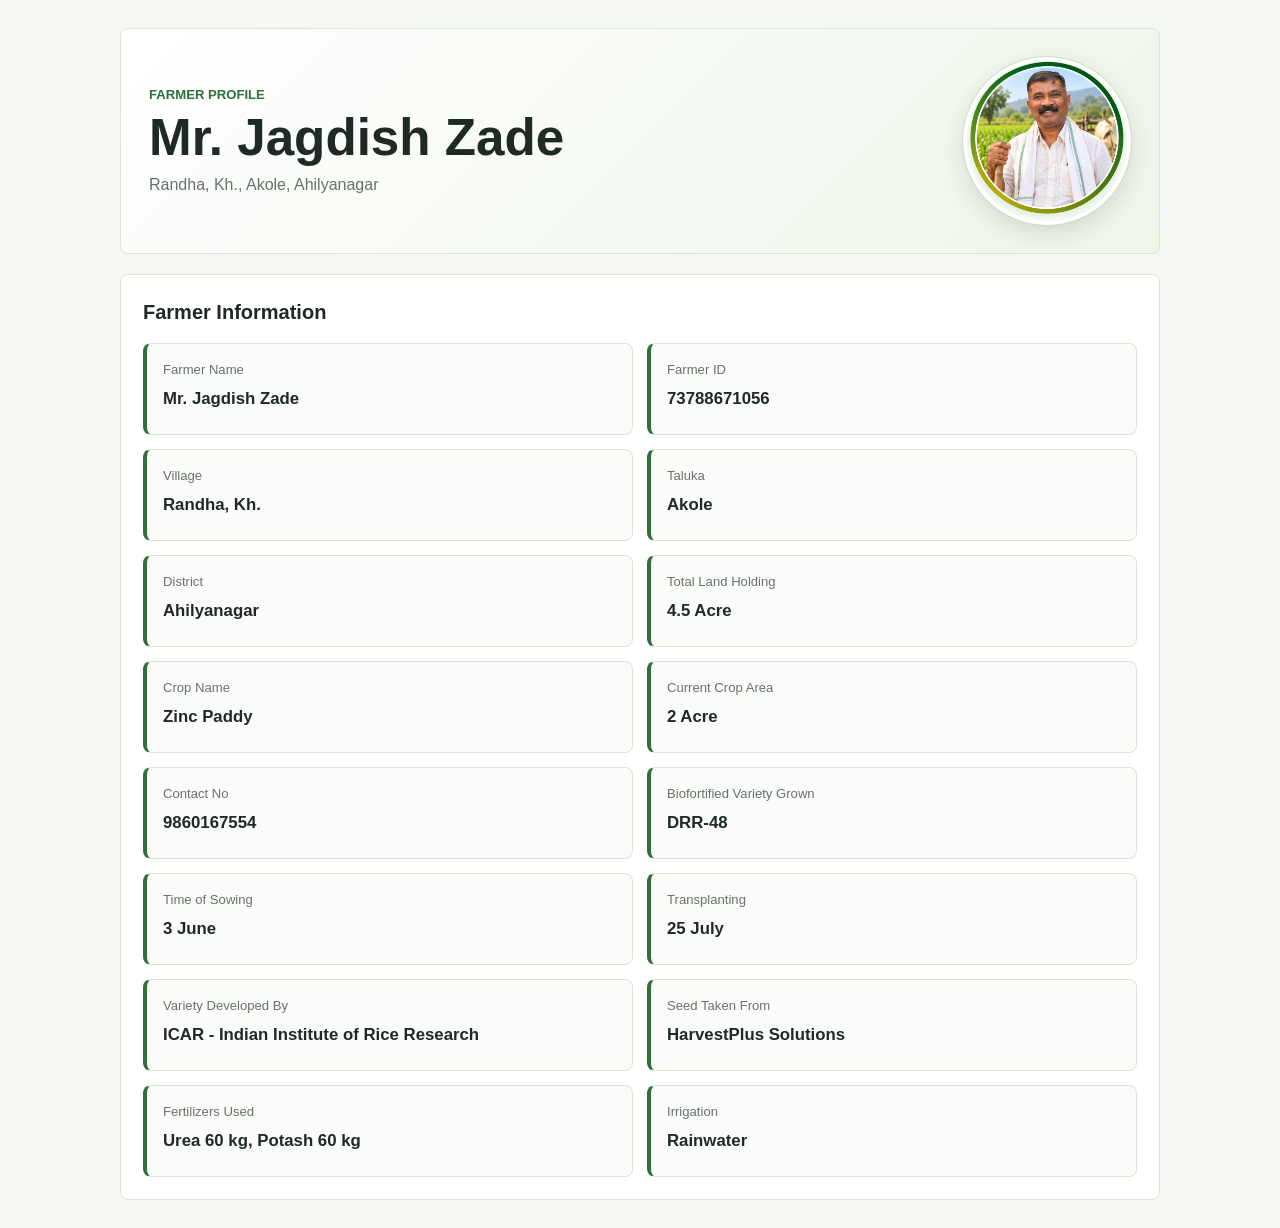
<file: index.html>
<!doctype html>
<html lang="en">
  <head>
    <meta charset="UTF-8" />
    <meta name="viewport" content="width=device-width, initial-scale=1.0" />
    <title>Farmer Profile</title>
    <link rel="stylesheet" href="/styles.css" />
  </head>
  <body data-view="public">
    <main class="page">
      <section class="profile-header public-profile-header">
        <div class="profile-copy">
          <p class="eyebrow">Farmer Profile</p>
          <h1 id="farmerName">Farmer Name</h1>
          <p class="location" id="farmerLocation">Village, Taluka, District</p>
        </div>
        <img class="farmer-photo" id="farmerPhoto" src="" alt="" />
      </section>

      <section class="content-grid">
        <div class="details-panel">
          <h2>Farmer Information</h2>
          <div class="info-grid" id="farmerDetails"></div>
        </div>

      </section>
    </main>

    <script src="/app.js"></script>
  </body>
</html>
</file>
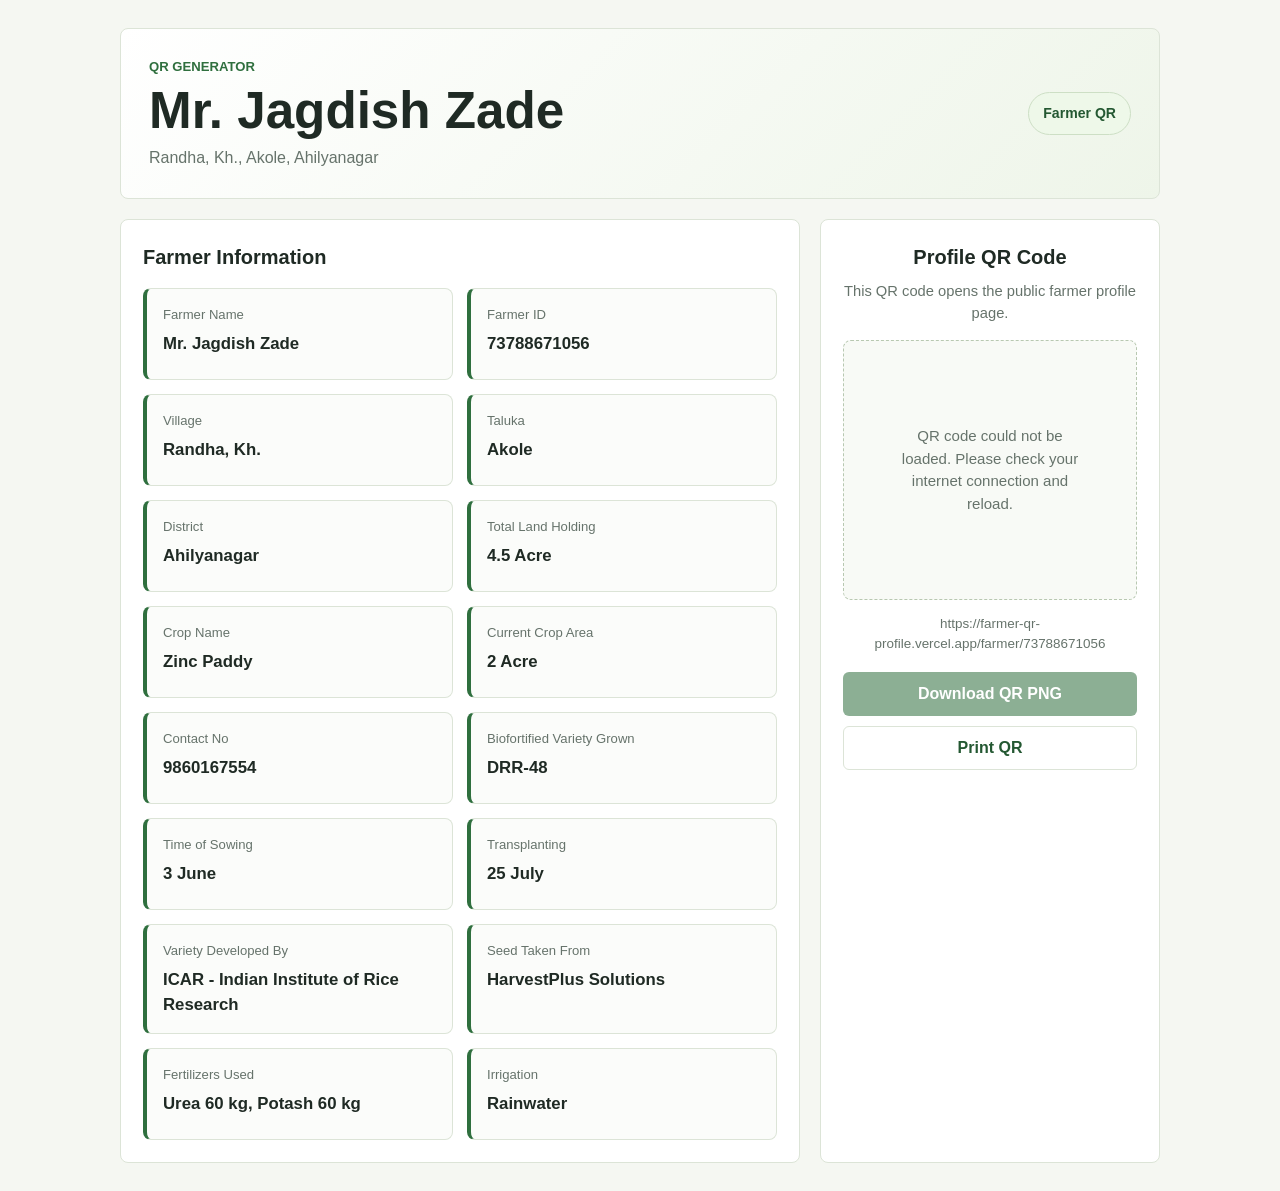
<file: qr.html>
<!doctype html>
<html lang="en">
  <head>
    <meta charset="UTF-8" />
    <meta name="viewport" content="width=device-width, initial-scale=1.0" />
    <title>Farmer QR Generator</title>
    <link rel="stylesheet" href="/styles.css" />
  </head>
  <body data-view="qr">
    <main class="page">
      <section class="profile-header">
        <div>
          <p class="eyebrow">QR Generator</p>
          <h1 id="farmerName">Farmer Name</h1>
          <p class="location" id="farmerLocation">Village, Taluka, District</p>
        </div>
        <div class="badge">Farmer QR</div>
      </section>

      <section class="content-grid">
        <div class="details-panel">
          <h2>Farmer Information</h2>
          <div class="info-grid" id="farmerDetails"></div>
        </div>

        <aside class="qr-panel" id="qrPanel">
          <h2>Profile QR Code</h2>
          <p class="qr-note">This QR code opens the public farmer profile page.</p>
          <div class="qr-box">
            <img id="qrCodeImage" alt="QR code for public farmer profile" />
          </div>
          <p class="profile-url" id="profileUrl"></p>
          <div class="actions">
            <a class="button" id="downloadQr" href="#" download>Download QR PNG</a>
            <button type="button" class="secondary" id="printProfile">Print QR</button>
          </div>
        </aside>
      </section>
    </main>

    <script src="/app.js"></script>
  </body>
</html>
</file>
<file: styles.css>
:root {
  --bg: #f5f7f2;
  --surface: #ffffff;
  --ink: #1f2a24;
  --muted: #66736b;
  --line: #dce4d7;
  --primary: #2f6f3e;
  --primary-dark: #245832;
  --accent: #d99b2b;
}

* {
  box-sizing: border-box;
}

body {
  margin: 0;
  min-height: 100vh;
  background: var(--bg);
  color: var(--ink);
  font-family: Arial, Helvetica, sans-serif;
  line-height: 1.5;
}

.page {
  width: min(1040px, calc(100% - 32px));
  margin: 0 auto;
  padding: 28px 0;
}

.profile-header {
  display: flex;
  align-items: center;
  gap: 20px;
  padding: 28px;
  border: 1px solid var(--line);
  border-radius: 8px;
  background: linear-gradient(135deg, #ffffff 0%, #eef5e9 100%);
}

.profile-copy,
.profile-header > div:first-of-type {
  flex: 1;
}

.public-profile-header {
  justify-content: space-between;
}

.farmer-photo {
  flex: 0 0 auto;
  width: 168px;
  height: 168px;
  border: 4px solid #ffffff;
  border-radius: 50%;
  outline: 1px solid #cddfc5;
  box-shadow: 0 8px 24px rgba(31, 42, 36, 0.14);
  object-fit: cover;
  object-position: center;
}

.farmer-photo.uncropped-photo {
  background: #ffffff;
  object-fit: contain;
}

.eyebrow {
  margin: 0 0 6px;
  color: var(--primary);
  font-size: 0.82rem;
  font-weight: 700;
  letter-spacing: 0;
  text-transform: uppercase;
}

h1,
h2,
p {
  overflow-wrap: anywhere;
}

h1 {
  margin: 0;
  font-size: clamp(2rem, 6vw, 3.2rem);
  line-height: 1.08;
}

h2 {
  margin: 0 0 16px;
  font-size: 1.25rem;
}

.location {
  margin: 8px 0 0;
  color: var(--muted);
  font-size: 1rem;
}

.badge {
  flex: 0 0 auto;
  padding: 10px 14px;
  border: 1px solid #cddfc5;
  border-radius: 999px;
  background: #eef8e9;
  color: var(--primary-dark);
  font-size: 0.88rem;
  font-weight: 700;
  white-space: nowrap;
}

.content-grid {
  display: grid;
  grid-template-columns: 1fr 340px;
  gap: 20px;
  margin-top: 20px;
}

.public-profile .content-grid {
  grid-template-columns: 1fr;
}

.details-panel,
.qr-panel {
  border: 1px solid var(--line);
  border-radius: 8px;
  background: var(--surface);
  padding: 22px;
}

.info-grid {
  display: grid;
  grid-template-columns: repeat(2, minmax(0, 1fr));
  gap: 14px;
}

.info-card {
  min-height: 92px;
  padding: 16px;
  border: 1px solid var(--line);
  border-left: 4px solid var(--primary);
  border-radius: 8px;
  background: #fbfcfa;
}

.label {
  margin: 0 0 6px;
  color: var(--muted);
  font-size: 0.82rem;
}

.value {
  margin: 0;
  color: var(--ink);
  font-size: 1.05rem;
  font-weight: 700;
}

.qr-panel {
  text-align: center;
}

.qr-panel[hidden] {
  display: none;
}

.qr-note {
  margin: -8px 0 16px;
  color: var(--muted);
  font-size: 0.92rem;
}

.qr-box {
  display: grid;
  place-items: center;
  width: 100%;
  min-height: 260px;
  border: 1px dashed #b8c8b1;
  border-radius: 8px;
  background: #f8faf6;
}

#qrCodeImage {
  display: block;
  width: 260px;
  height: 260px;
}

.qr-setup-message {
  display: grid;
  place-items: center;
  width: 220px;
  min-height: 220px;
  padding: 18px;
  color: var(--muted);
  font-size: 0.94rem;
  text-align: center;
}

.profile-url {
  margin: 14px 0 18px;
  color: var(--muted);
  font-size: 0.84rem;
}

.actions {
  display: grid;
  gap: 10px;
}

button,
.button {
  display: inline-grid;
  place-items: center;
  min-height: 44px;
  border: 0;
  border-radius: 6px;
  background: var(--primary);
  color: #ffffff;
  cursor: pointer;
  font: inherit;
  font-weight: 700;
  text-decoration: none;
}

button:hover,
.button:hover {
  background: var(--primary-dark);
}

button:disabled,
.button[aria-disabled="true"] {
  cursor: not-allowed;
  opacity: 0.55;
  pointer-events: none;
}

button.secondary,
.button.secondary {
  border: 1px solid var(--line);
  background: #ffffff;
  color: var(--primary-dark);
}

button.secondary:hover,
.button.secondary:hover {
  background: #eef5e9;
}

@media (max-width: 760px) {
  .page {
    width: min(100% - 24px, 1040px);
    padding: 16px 0;
  }

  .profile-header {
    display: flex;
    flex-direction: column;
    align-items: flex-start;
    padding: 22px;
  }

  .public-profile-header {
    display: grid;
    grid-template-columns: minmax(0, 1fr) 96px;
    align-items: start;
    gap: 16px;
  }

  .farmer-photo {
    width: 96px;
    height: 96px;
  }

  .badge {
    display: inline-block;
    margin-top: 16px;
    white-space: normal;
  }

  .content-grid {
    grid-template-columns: 1fr;
  }

  .info-grid {
    grid-template-columns: repeat(2, minmax(0, 1fr));
    gap: 10px;
  }

  .info-card {
    min-height: 84px;
    padding: 12px;
  }

  .label {
    font-size: 0.74rem;
  }

  .value {
    font-size: 0.92rem;
  }
}

@media print {
  body {
    background: #ffffff;
  }

  .page {
    width: 100%;
    padding: 0;
  }

  .profile-header,
  .details-panel,
  .qr-panel {
    break-inside: avoid;
  }

  button,
  .button {
    display: none;
  }
}
</file>
